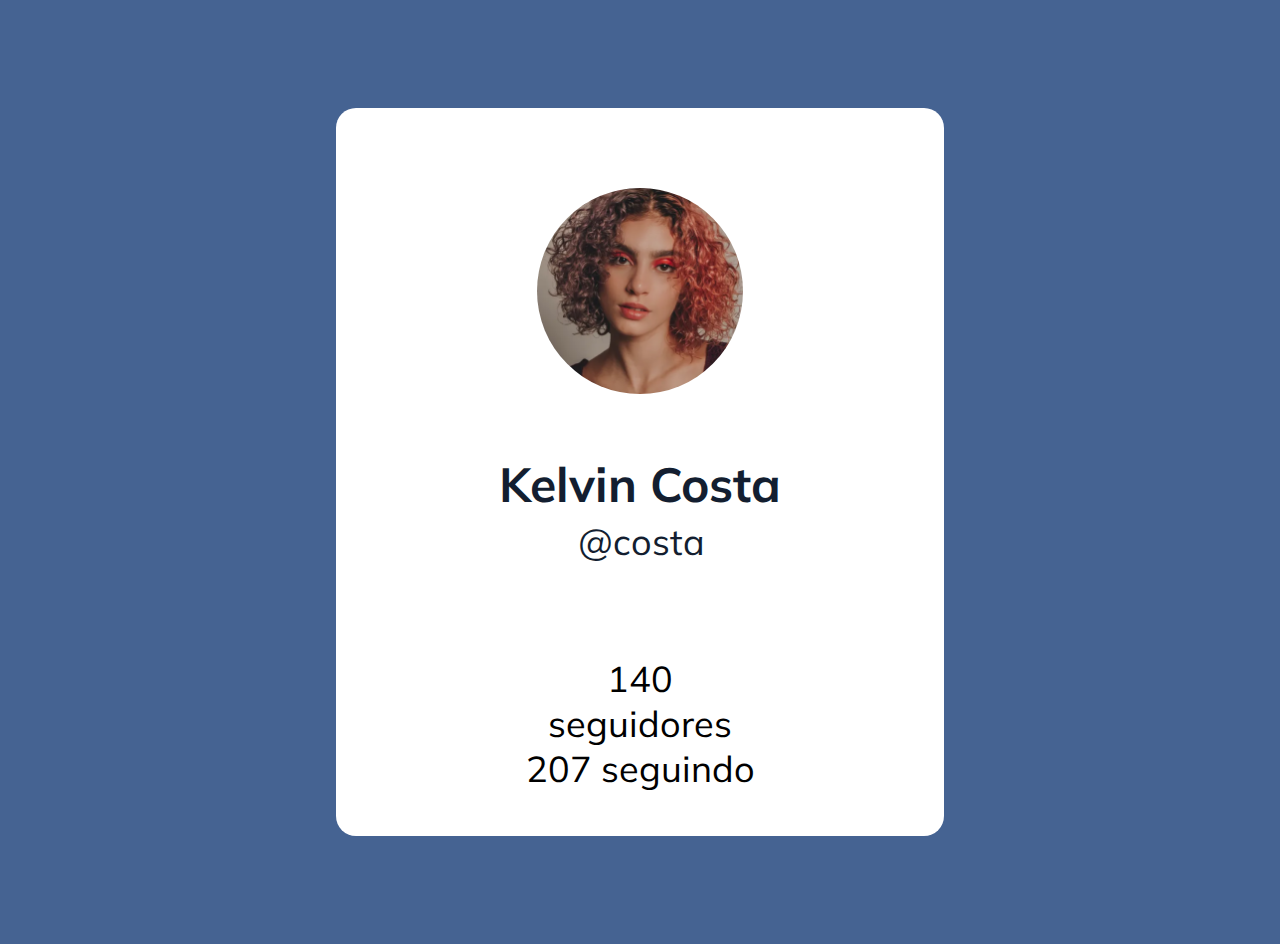
<file: casa-04/index.html>
<!DOCTYPE html>
<html lang="pt-br">
  <head>
    <link rel="preconnect" href="https://fonts.googleapis.com" />
    <link rel="preconnect" href="https://fonts.gstatic.com" crossorigin />
    <link
      href="https://fonts.googleapis.com/css2?family=Mulish&display=swap"
      rel="stylesheet"
    />
    <meta charset="UTF-8" />
    <meta name="viewport" content="width=device-width, initial-scale=1.0" />
    <link rel="stylesheet" href="style.css" />
    <title>Perfil</title>
  </head>
  <body>
    <div class="card">
      <img src="assets/profile.png" alt="foto do perfil" />
      <h1>Kelvin Costa</h1>
      <p>@costa</p>
      <div class="seguidores">
        <p>140 seguidores 207 seguindo</p>
      </div>
    </div>
  </body>
</html>
</file>
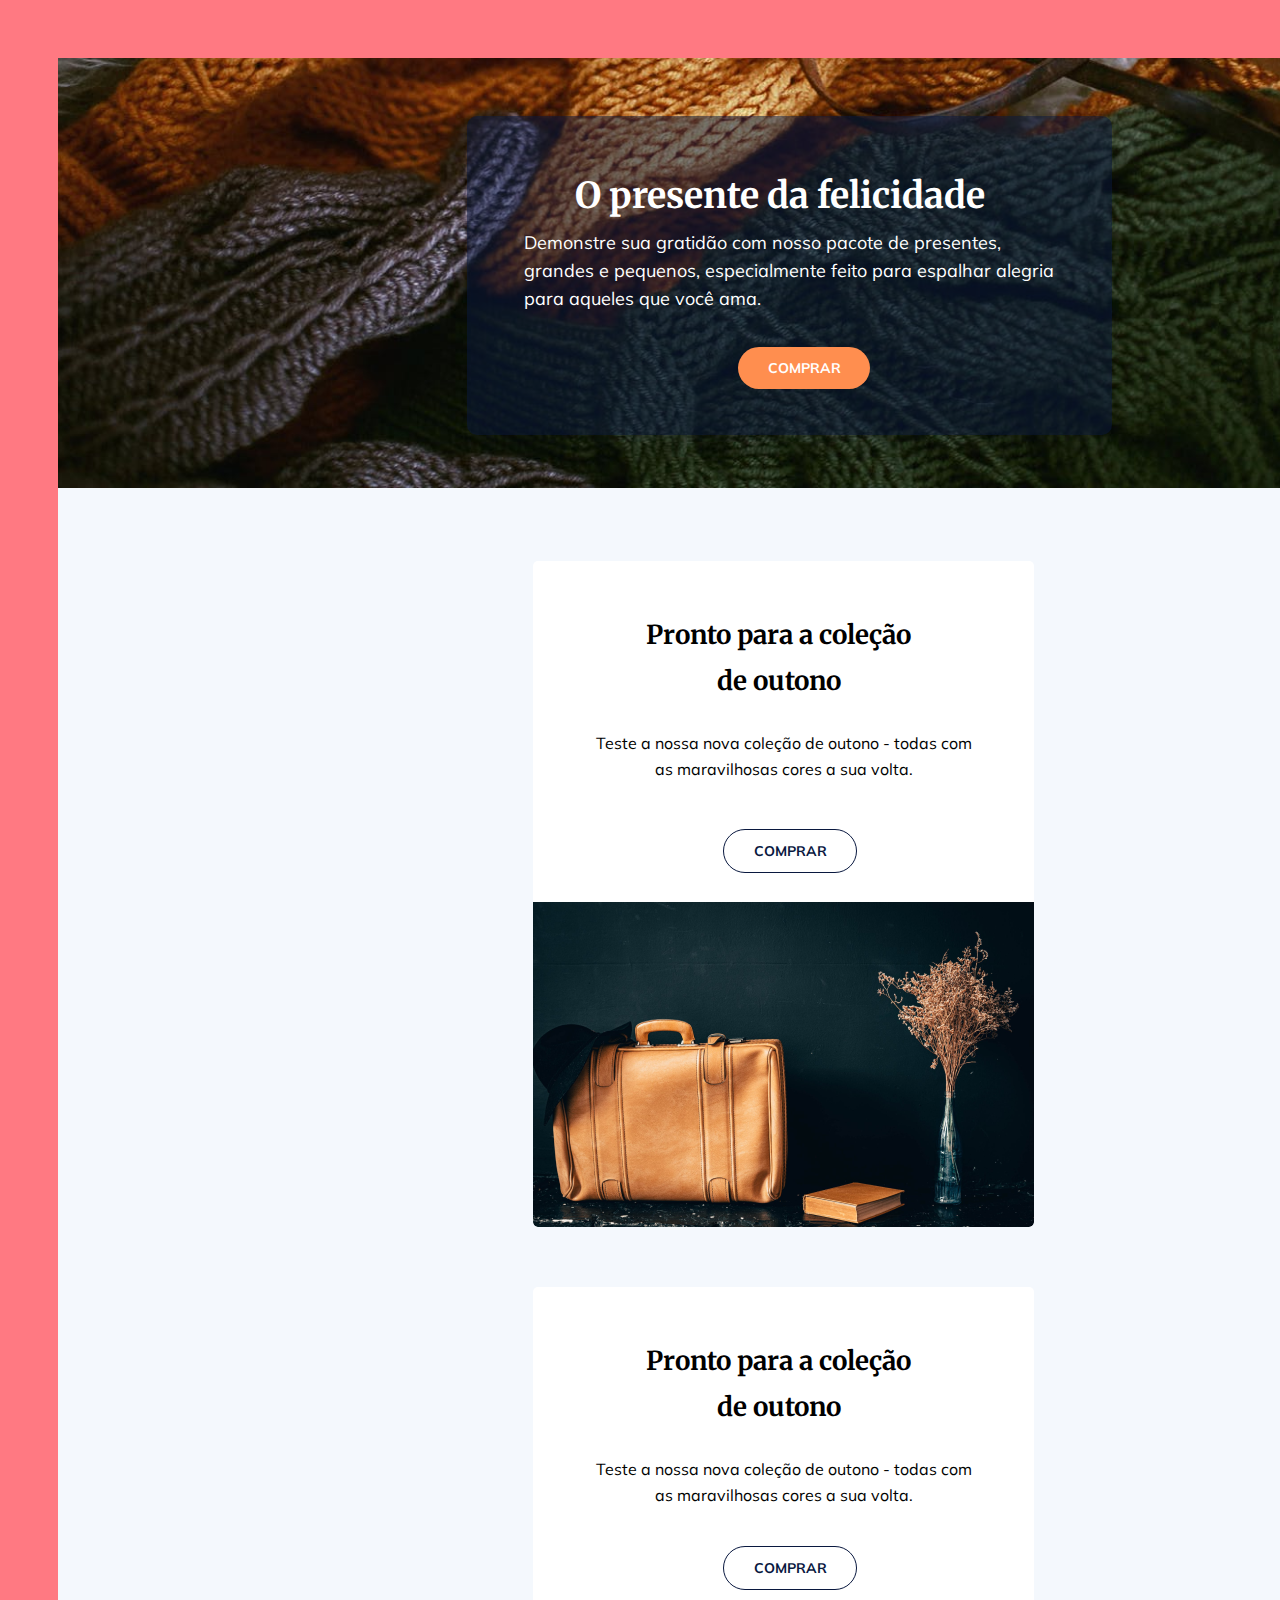
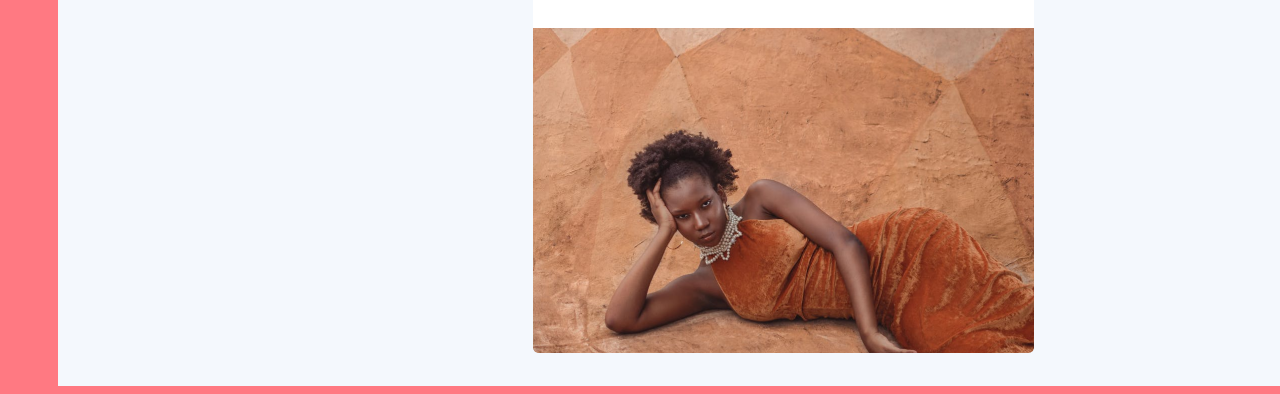
<file: casa-05/index.html>
<!DOCTYPE html>
<html lang="pt-br">
  <head>
    <link rel="preconnect" href="https://fonts.googleapis.com" />
    <link rel="preconnect" href="https://fonts.gstatic.com" crossorigin />
    <link
      href="https://fonts.googleapis.com/css2?family=Merriweather&family=Mulish&display=swap"
      rel="stylesheet"
    />
    <meta charset="UTF-8" />
    <meta name="viewport" content="width=device-width, initial-scale=1.0" />
    <link rel="stylesheet" href="style.css" />
    <title>Document</title>
  </head>
  <body>
    <div class="corpo">
      <div class="fundo-top">
        <div class="transparencia"></div>
        <div class="parte1">
          <h1>O presente da felicidade</h1>
          <p>
            Demonstre sua gratidão com nosso pacote de presentes, grandes e
            pequenos, especialmente feito para espalhar alegria para aqueles que
            você ama.
          </p>
          <a href="#">COMPRAR</a>
        </div>
      </div>

      <div class="parte2">
        <h2>Pronto para a coleção de outono</h2>
        <p>
          Teste a nossa nova coleção de outono - todas com as maravilhosas cores
          a sua volta.
        </p>
        <a href="#">COMPRAR</a>
        <img src="assets/model.png" alt="produtos" />
      </div>
      <div class="parte3">
        <h2>Pronto para a coleção de outono</h2>
        <p>
          Teste a nossa nova coleção de outono - todas com as maravilhosas cores
          a sua volta.
        </p>
        <a href="#">COMPRAR</a>
        <img src="assets/products.png" alt="modelo" />
      </div>
    </div>
  </body>
</html>
</file>
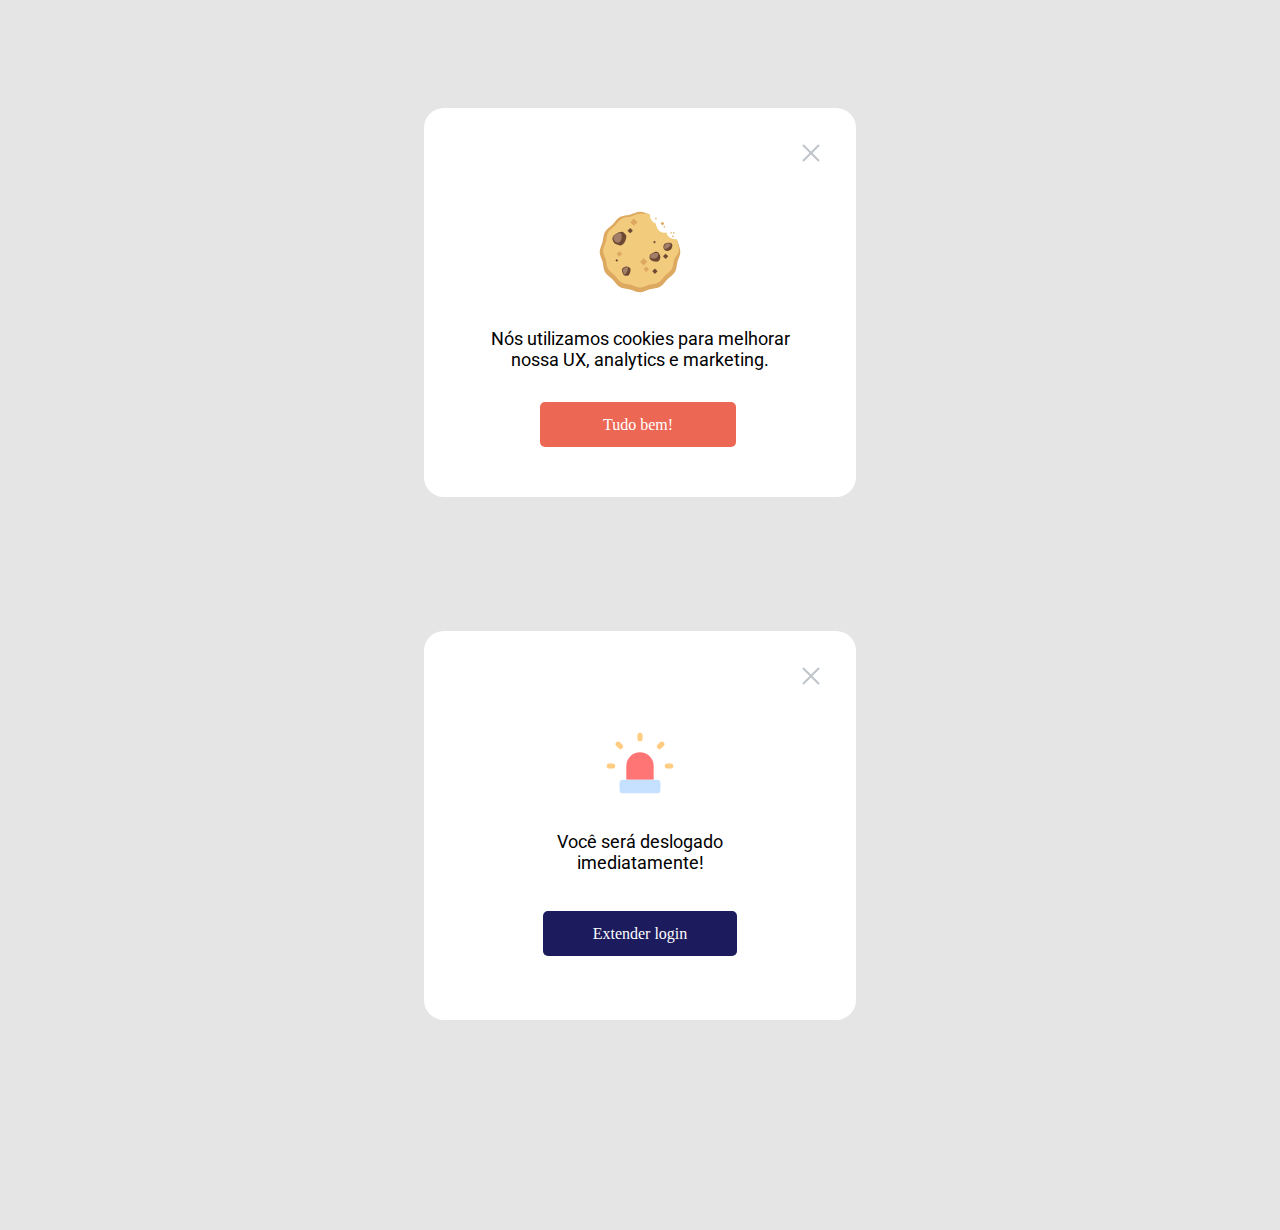
<file: classe-01/index.html>
<!DOCTYPE html>
<html lang="pt-br">
  <head>
    <link rel="preconnect" href="https://fonts.googleapis.com" />
    <link rel="preconnect" href="https://fonts.gstatic.com" crossorigin />
    <link
      href="https://fonts.googleapis.com/css2?family=Roboto&display=swap"
      rel="stylesheet"
    />
    <meta charset="UTF-8" />
    <meta name="viewport" content="width=device-width, initial-scale=1.0" />
    <link rel="stylesheet" href="style.css" />
    <title>Alertas</title>
  </head>
  <body>
    <div class="card">
      <div class="btn-fechar">
        <img src="assets/close.svg" alt="close button" />
      </div>
      <img src="assets/cookie.svg" alt="cookie icon" />
      <p>
        Nós utilizamos cookies para melhorar nossa UX, analytics e marketing.
      </p>
      <a class="btn-vermelho" href="#">Tudo bem!</a>
    </div>
    <div class="card-azul">
      <div class="btn-fechar">
        <img src="assets/close.svg" alt="close button" />
      </div>
      <img src="assets/alert.svg" alt="alert icon" />
      <p>Você será deslogado imediatamente!</p>
      <a class="btn-vermelho" href="#">Extender login</a>
    </div>
  </body>
</html>
</file>
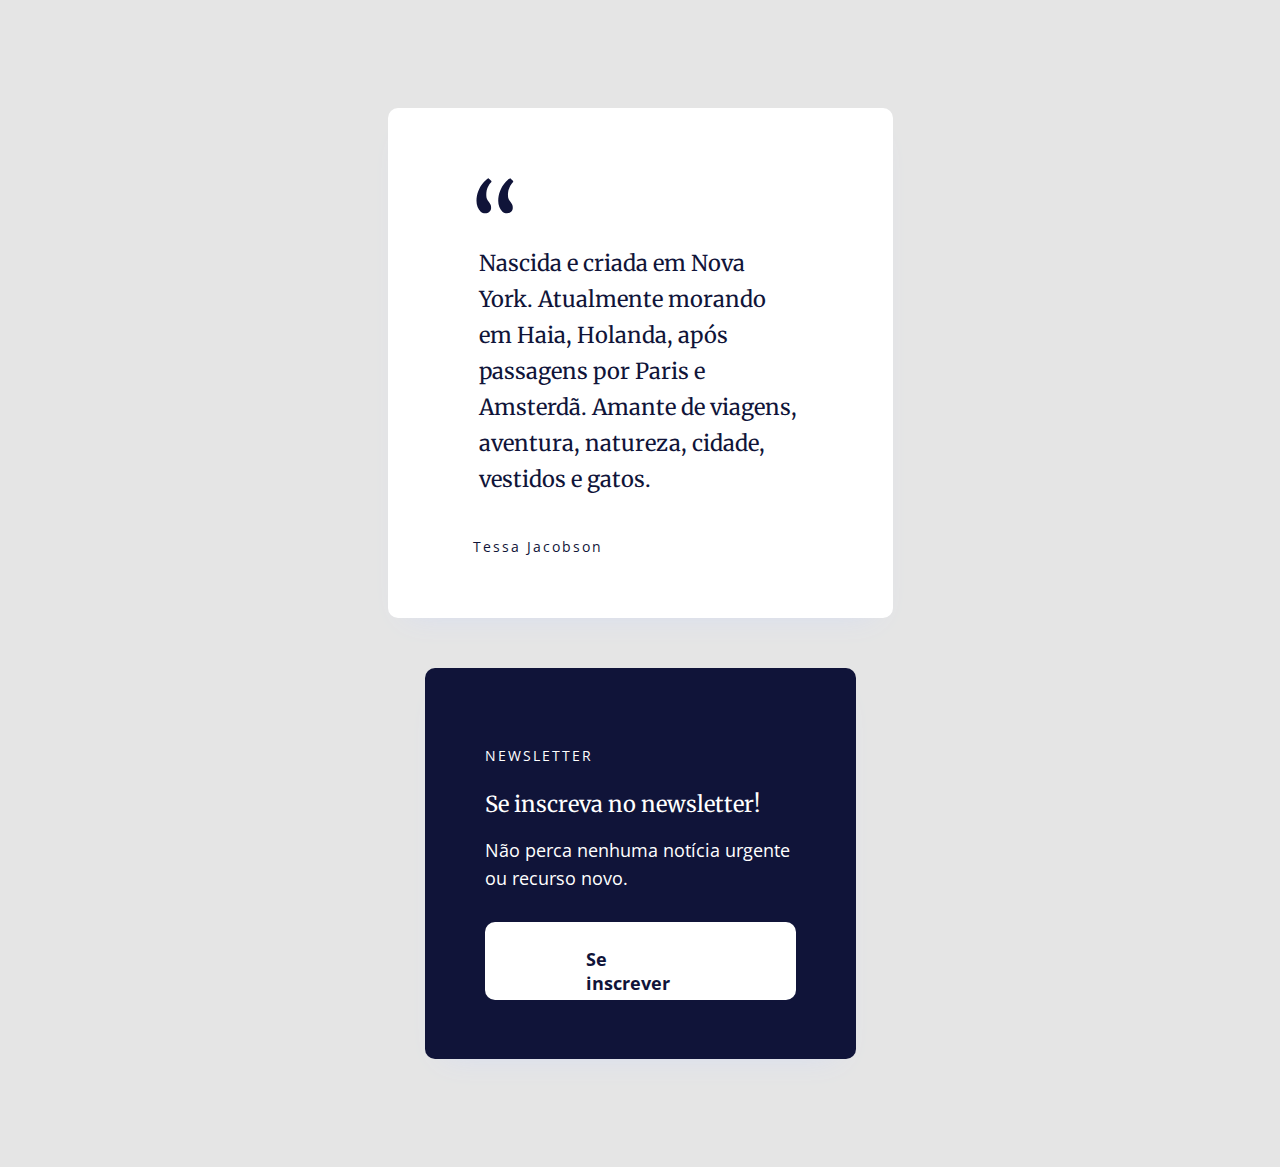
<file: classe-02/index.html>
<!DOCTYPE html>
<html lang="pt-br">
  <head>
    <link rel="preconnect" href="https://fonts.googleapis.com" />
    <link rel="preconnect" href="https://fonts.gstatic.com" crossorigin />
    <link
      href="https://fonts.googleapis.com/css2?family=Merriweather:wght@400;900&display=swap"
      rel="stylesheet"
    />
    <link rel="preconnect" href="https://fonts.googleapis.com" />
    <link rel="preconnect" href="https://fonts.gstatic.com" crossorigin />
    <link
      href="https://fonts.googleapis.com/css2?family=Open+Sans&display=swap"
      rel="stylesheet"
    />
    <meta charset="UTF-8" />
    <meta name="viewport" content="width=device-width, initial-scale=1.0" />
    <link rel="stylesheet" href="style.css" />
    <title>Newsletter</title>
  </head>
  <body>
    <div class="card">
      <img src="assets/quote.svg" alt="Aspas duplas" />
      <div class="p2">
        <p>
          Nascida e criada em Nova York. Atualmente morando em Haia, Holanda,
          após passagens por Paris e Amsterdã. Amante de viagens, aventura,
          natureza, cidade, vestidos e gatos.
        </p>
      </div>
      <div class="p3"><p>Tessa Jacobson</p></div>
    </div>
    <div class="card-azul">
      <div class="p1-azul">
        <p>NEWSLETTER</p>
      </div>
      <div class="p2-azul">
        <p>Se inscreva no newsletter!</p>
      </div>
      <div class="p3-azul">
        <p>Não perca nenhuma notícia urgente ou recurso novo.</p>
      </div>
      <div class="link"><a href="#">Se inscrever</a></div>
    </div>
  </body>
</html>
</file>
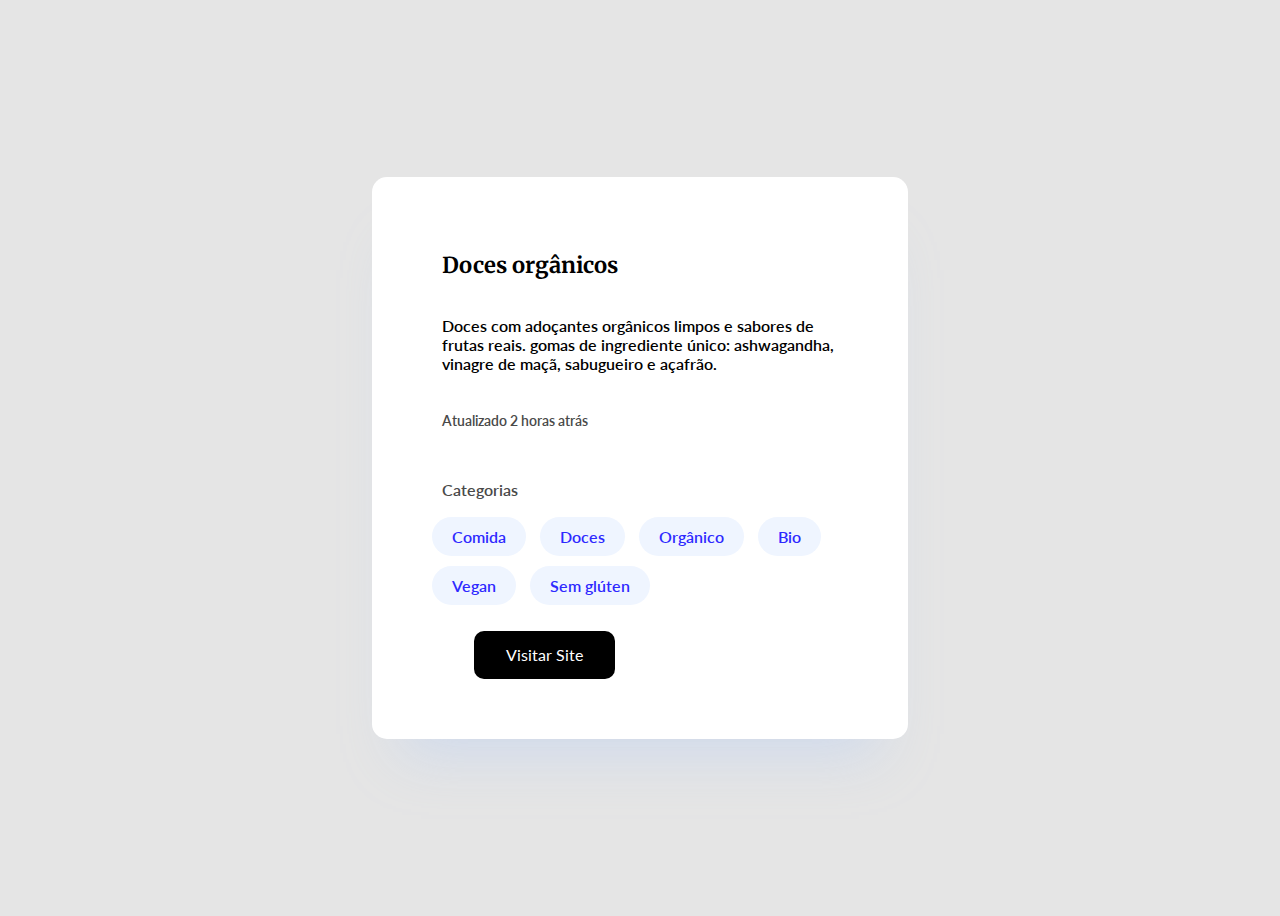
<file: classe-03/index.html>
<!DOCTYPE html>
<html lang="pt-br">
  <head>
    <link rel="preconnect" href="https://fonts.googleapis.com" />
    <link rel="preconnect" href="https://fonts.gstatic.com" crossorigin />
    <link
      href="https://fonts.googleapis.com/css2?family=Lato&display=swap"
      rel="stylesheet"
    />
    <link rel="preconnect" href="https://fonts.googleapis.com" />
    <link rel="preconnect" href="https://fonts.gstatic.com" crossorigin />
    <link
      href="https://fonts.googleapis.com/css2?family=Merriweather:wght@400;700&display=swap"
      rel="stylesheet"
    />
    <meta charset="UTF-8" />
    <meta name="viewport" content="width=device-width, initial-scale=1.0" />
    <link rel="stylesheet" href="style.css" />
    <title>Doces orgânicos</title>
  </head>
  <body>
    <div class="card">
      <div class="p1"><p>Doces orgânicos</p></div>
      <div class="p2">
        <p>
          Doces com adoçantes orgânicos limpos e sabores de frutas reais. gomas
          de ingrediente único: ashwagandha, vinagre de maçã, sabugueiro e
          açafrão.
        </p>
      </div>
      <div class="p3"><p>Atualizado 2 horas atrás</p></div>
      <span>Categorias</span>
      <div class="lista">
        <ul>
          <li class="li">Comida</li>
          <li class="li">Doces</li>
          <li class="li">Orgânico</li>
          <li class="li">Bio</li>
          <li class="li">Vegan</li>
          <li class="li">Sem glúten</li>
        </ul>
      </div>
      <div class="link"><a href="#">Visitar Site</a></div>
    </div>
  </body>
</html>
</file>
<file: casa-04/style.css>
body {
  background-color: #456392;
  padding: 100px;
}
.card {
  width: 608px;
  height: 728px;
  background-color: #ffffff;
  border-radius: 20px;
  margin: 0 auto;
}
.card img {
  position: absolute;
  width: 206px;
  height: 206px;
  border-radius: 50%;
  margin: 80px 201px 60px 201px;
}
.card h1 {
  position: absolute;
  width: 284px;
  height: 60px;
  font-family: 'Mulish', sans-serif;
  font-size: 48px;
  line-height: 60px;
  text-align: center;
  font-weight: bold;
  color: #131e30;
  margin: 346px 162px 322px 162px;
}
.card p {
  position: absolute;
  width: 124px;
  height: 45px;
  font-family: 'Mulish', sans-serif;
  font-size: 36px;
  line-height: 45px;
  font-weight: normal;
  text-align: center;
  color: #131e30;
  margin: 411px 242px 272px;
}
.seguidores p {
  position: absolute;
  width: 256px;
  height: 90px;
  font-family: 'Mulish', sans-serif;
  font-weight: normal;
  font-size: 36px;
  line-height: 45px;
  text-align: center;
  color: #000000;
  margin: 548px 176px 90px;
  padding: 0;
}
</file>
<file: casa-05/style.css>
body {
  background: #ff7982;
  padding: 50px 50px 0 50px;
}
.corpo {
  position: relative;
  width: 1440px;
  height: 1928px;
  background-color: #f4f8fd;
  margin: 0 auto;
}
.fundo-top {
  width: 1440px;
  height: 1445px;
  position: absolute;
  background: url(assets/background.png);
  background-repeat: no-repeat;
  padding: 0;
  margin: 0;
}
.transparencia {
  position: absolute;
  width: 645px;
  height: 319px;
  background: #09183f;
  box-shadow: 0px 14px 25px -10px #09183f2b;
  opacity: 0.5;
  border-radius: 10px;
  margin: 58px 386px 53px 409px;
}
.parte1 h1 {
  align-items: center;
  position: absolute;
  width: 428px;
  height: 46px;
  font-family: 'Merriweather', serif;
  font-weight: 700;
  font-style: normal;
  font-size: 36px;
  line-height: 46px;
  color: #ffffff;
  margin: 115px 495px 269px 517px;
}
.parte1 p {
  align-items: center;
  position: absolute;
  width: 530px;
  height: 84px;
  font-family: 'Mulish', sans-serif;
  font-weight: normal;
  font-size: 18px;
  line-height: 28px;
  color: #ffffff;
  display: flex;
  margin: 171px 444px 175px 466px;
}
.parte1 a {
  text-decoration: none;
  align-items: center;
  position: absolute;
  width: 72px;
  height: 24px;
  padding: 9px 30px;
  font-family: 'Mulish', sans-serif;
  font-weight: 700;
  font-size: 14px;
  line-height: 24px;
  color: #ffffff;
  background-color: #ff8e4f;
  border-radius: 50px;
  display: flex;
  margin: 289px 673px 117px 680px;
}
.parte2 {
  width: 501px;
  height: 665px;
  background-color: #ffffff;
  position: absolute;
  border-radius: 5px;
  margin: 503px 464px 760px 475px;
  align-items: center;
  margin-bottom: 60px;
}
.parte2 h2 {
  text-align: center;
  position: absolute;
  width: 271px;
  height: 92px;
  font-family: 'Merriweather', serif;
  font-weight: 700;
  font-size: 26px;
  line-height: 46px;
  color: #000000;
  margin: 51px 119px 522px 110px;
}
.parte2 p {
  text-align: center;
  position: absolute;
  width: 379px;
  height: 52px;
  font-family: 'Mulish', sans-serif;
  font-weight: 400;
  font-size: 16px;
  line-height: 26px;
  color: #000000;
  display: flex;
  margin: 169px 60px 444px 61px;
}
.parte2 a {
  text-decoration: none;
  align-items: center;
  position: absolute;
  width: 72px;
  height: 24px;
  padding: 9px 30px;
  font-family: 'Mulish', sans-serif;
  font-weight: bold;
  font-style: normal;
  font-size: 14px;
  line-height: 24px;
  color: #09183f;
  background-color: #ffffff;
  border-radius: 50px;
  display: flex;
  margin: 268px 214px 373px 190px;
  border: #09183f 1px solid;
}
.parte2 img {
  width: 501px;
  height: 325px;
  margin: 341px 0 1px;
  border-radius: 0 0 5px 5px;
}
.parte3 {
  width: 501px;
  height: 665px;
  background-color: #ffffff;
  position: absolute;
  border-radius: 5px;
  margin: 1229px 464px 34px 475px;
  align-items: center;
}
.parte3 h2 {
  text-align: center;
  position: absolute;
  width: 271px;
  height: 92px;
  font-family: 'Merriweather', serif;
  font-weight: 700;
  font-style: normal;
  font-size: 26px;
  line-height: 46px;
  color: #000000;
  margin: 51px 119px 522px 110px;
}
.parte3 p {
  text-align: center;
  position: absolute;
  width: 380px;
  height: 52px;
  font-family: 'Mulish', sans-serif;
  font-weight: 400;
  font-style: normal;
  font-size: 16px;
  line-height: 26px;
  color: #000000;
  display: flex;
  margin: 169px 60px 444px 61px;
}
.parte3 a {
  text-decoration: none;
  text-align: center;
  position: absolute;
  width: 72px;
  height: 24px;
  padding: 9px 30px;
  font-family: 'Mulish', sans-serif;
  font-weight: 700;
  font-size: 14px;
  line-height: 24px;
  color: #09183f;
  background-color: #ffffff;
  border-radius: 50px;
  display: flex;
  margin: 259px 184px 364px 190px;
  border: 1px solid #09183f;
}
.parte3 img {
  width: 501px;
  height: 325px;
  margin: 341px 0 1px;
  border-radius: 0 0 5px 5px;
}
</file>
<file: classe-01/style.css>
body {
  padding: 100px;
  background-color: #e5e5e5;
}
.card {
  width: 432px;
  height: 389px;
  background-color: #ffffff;
  border-radius: 20px;
  margin: 0 auto;
}
.card img {
  width: 86px;
  height: 86px;
  margin: 7px 173px auto;
  margin-bottom: 29px;
  text-align: center;
}
.card p {
  font-family: 'Roboto', sans-serif;
  margin: auto;
  width: 327px;
  height: 48px;
  margin-bottom: 40px;
  font-size: 18px;
  text-align: center;
}
.card a {
  text-decoration: none;
  color: #ffffff;
  padding: 14px 63px;
  background-color: #ed6755;
  border-radius: 5px;
  margin: 0 116px 70px;
  margin-bottom: 70px;
  text-align: center;
}
.card-azul {
  width: 432px;
  height: 389px;
  background-color: #ffffff;
  border-radius: 20px;
  margin: 134px auto 102px;
  text-align: center;
}
.card-azul img {
  width: 82px;
  height: 82px;
  margin: 0px 175px;
  margin-bottom: 20px;
  text-align: center;
}
.card-azul p {
  font-family: 'Roboto', sans-serif;
  margin: 0px auto;
  width: 203px;
  height: 48px;
  margin-bottom: 46px;
  font-size: 18px;
  text-align: center;
}
.card-azul a {
  text-decoration: none;
  color: #ffffff;
  padding: 14px 50px;
  background-color: #1c1b5e;
  border-radius: 5px;
  margin: 0 116px 70px;
  text-align: center;
}
.btn-fechar img {
  padding: 0;
  width: 30px;
  height: 30px;
  margin: 30px 30px;
  margin-left: 372px;
}
</file>
<file: classe-02/style.css>
body {
  padding: 100px;
  background: #e5e5e5;
}

.card {
  margin: 0 auto;
  width: 505px;
  height: 510px;
  background: #ffffff;
  box-shadow: 0px 15px 30px -20px #d4dcf3;
  border-radius: 10px;
  margin-bottom: 50px;
}
img {
  width: 44px;
  height: 36px;
  margin: 70px auto 5px 85px;
}
.p2 {
  font-family: 'Merriweather', serif;
  font-weight: 400;
  font-size: 22px;
  line-height: 36px;
  width: 323px;
  height: 254px;
  margin: 0 auto;
  margin-bottom: 38px;
  color: #101439;
}
.p3 {
  padding: 0;
  font-family: 'Open Sans', serif;
  font-weight: 400;
  font-size: 14px;
  letter-spacing: 2px;
  margin: 0px 280px 65px 85px;
  width: 140px;
  height: 28px;
  margin-bottom: 65px;
  color: #101439;
}
.card-azul {
  background: #101439;
  margin: 0 auto;
  width: 431px;
  height: 391px;
  box-shadow: 0 15px 30px -20px #d4dcf3;
  border-radius: 10px;
}
.p1-azul {
  position: absolute;
  width: 105px;
  height: 28px;
  font-family: 'Open Sans', sans-serif;
  font-weight: normal;
  font-style: normal;
  line-height: 28px;
  letter-spacing: 2px;
  font-size: 14px;
  color: #ffffff;
  margin: 60px auto 10px 60px;
  padding: 0;
}
.p2-azul {
  position: absolute;
  width: 306px;
  height: 32px;
  font-family: 'Merriweather', sans-serif;
  font-size: 22px;
  line-height: 32px;
  color: #ffffff;
  margin: 98px 0 13px 60px;
}
.p3-azul {
  position: absolute;
  width: 306px;
  height: 56px;
  font-family: 'Open Sans', sans-serif;
  font-size: 18px;
  line-height: 28px;
  color: #ffffff;
  margin: 150px 65px 55px 60px;
}
.link a {
  position: absolute;
  width: 109px;
  height: 28px;
  background-color: #ffffff;
  border-radius: 10px;
  text-decoration: none;
  font-family: 'Open Sans', serif;
  font-size: 18px;
  font-weight: 700;
  color: #101439;
  margin: 254px 60px 60px;
  padding: 25px 101px;
}
</file>
<file: classe-03/style.css>
body {
  background: #e5e5e5;
  display: flex;
  justify-content: center;
  align-items: center;
  min-height: 100vh;
}
.card {
  margin: 0 auto;
  width: 536px;
  height: 562px;
  background: #ffffff;
  box-shadow: 0 44px 54px -30px rgba(171, 200, 250, 0.38);
  border-radius: 15px;
}
.p1 p {
  width: 181px;
  height: 28px;
  position: absolute;
  font-family: 'Merriweather', serif;
  font-weight: bold;
  font-size: 22px;
  line-height: 27px;
  color: #000000;
  margin: 75px 285px 20px 70px;
}
.p2 {
  position: absolute;
  width: 396px;
  height: 78px;
  font-family: 'Lato', sans-serif;
  font-weight: 600;
  font-size: 16px;
  margin: 123px 70px 20px 70px;
}
.p3 {
  position: absolute;
  width: 149px;
  height: 26px;
  font-family: 'Lato', sans-serif;
  font-weight: 600;
  font-size: 14px;
  color: #494949;
  margin: 221px 317px 51px 70px;
  margin-bottom: 20px;
}
.li {
  list-style-type: none;
}
span {
  position: absolute;
  width: 76px;
  height: 26px;
  font-family: 'Lato', sans-serif;
  font-size: 16px;
  line-height: 26px;
  font-weight: 600;
  color: #494949;
  margin-top: 300px;
  margin-left: 70px;
}
.lista {
  margin-top: 340px;
  margin-left: 20px;
}
.li {
  position: relative;
  font-family: 'Lato', sans-serif;
  display: inline-block;
  background: #eff5ff;
  border-radius: 45px;
  color: #2e29ff;
  font-weight: 600;
  padding: 10px 20px;
  margin-right: 10px;
  margin-bottom: 10px;
}
.link a {
  text-decoration: none;
  position: absolute;
  padding: 11px 32px;
  width: 77px;
  height: 26px;
  margin: 0px 0px 61px 102px;
  background-color: #000000;
  color: #ffffff;
  border-radius: 10px;
  font-family: 'Lato', sans-serif;
  font-weight: 400;
  font-size: 16px;
  line-height: 26px;
}
</file>
